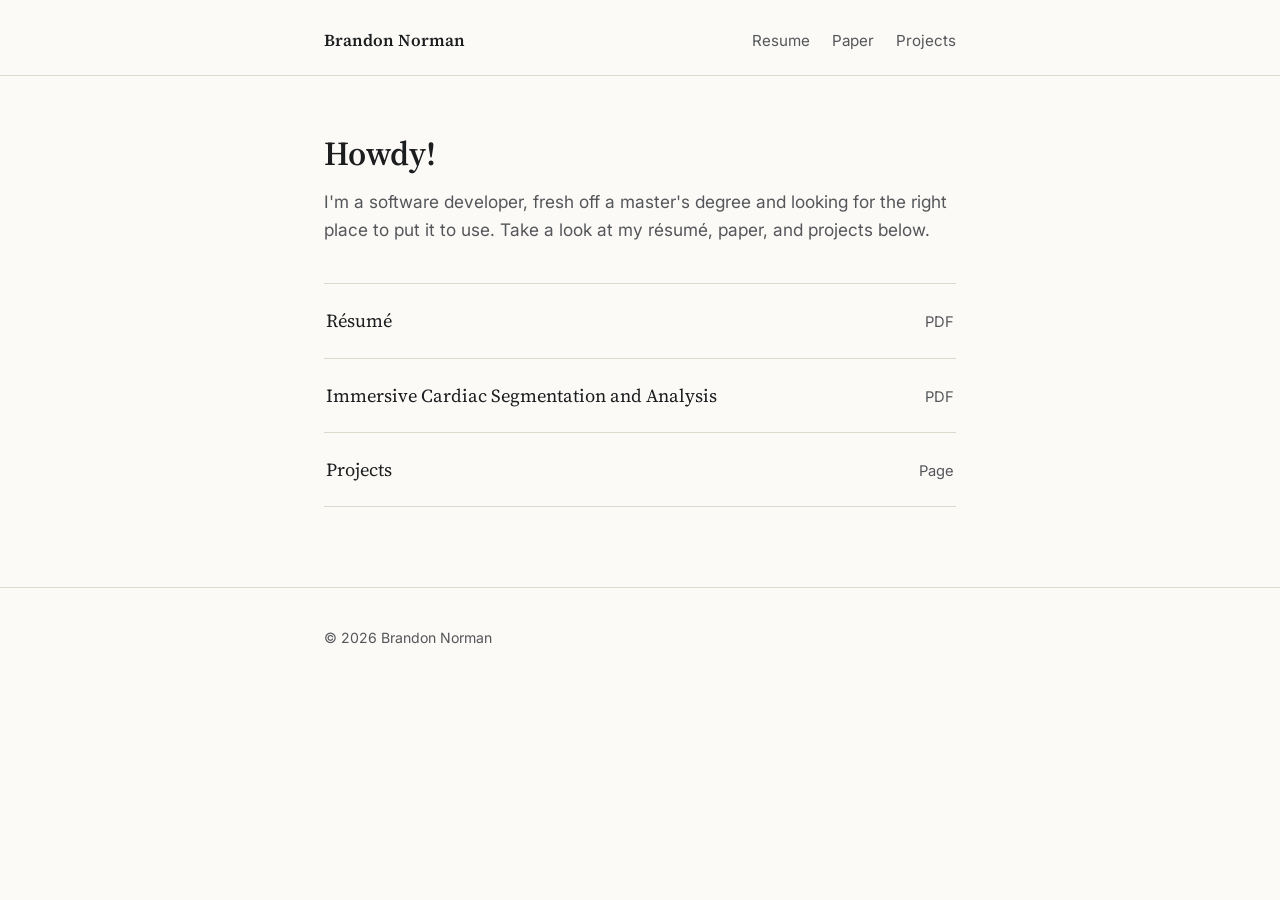
<file: index.html>
<!doctype html>
<html lang="en">
<head>
  <meta charset="UTF-8">
  <meta name="viewport" content="width=device-width, initial-scale=1">
  <title>Brandon Norman</title>
  <meta name="description" content="Resume and research paper.">
  <link rel="stylesheet" href="style.css">
</head>
<body>
  <nav class="site-nav">
    <div class="wrap">
      <a class="name" href="index.html">Brandon Norman</a>
      <ul>
        <li><a href="resume.html">Resume</a></li>
        <li><a href="paper.html">Paper</a></li>
        <li><a href="projects.html">Projects</a></li>
      </ul>
    </div>
  </nav>

  <main>
    <div class="wrap">
      <h1>Howdy!</h1>
      <p class="lede">
        I'm a software developer, fresh off a master's degree and looking for the right place to put it to use. Take a look at my résumé, paper, and projects below.
      </p>

      <ul class="doc-list">
        <li>
          <a href="resume.html">
            <span class="doc-title">Résumé</span>
            <span class="doc-meta">PDF</span>
          </a>
        </li>
        <li>
          <a href="paper.html">
            <span class="doc-title">Immersive Cardiac Segmentation and Analysis</span>
            <span class="doc-meta">PDF</span>
          </a>
        </li>
        <li>
          <a href="projects.html">
            <span class="doc-title">Projects</span>
            <span class="doc-meta">Page</span>
          </a>
        </li>
      </ul>
     <!--  <h4>By the way...</h4>
      <p>Keep eyes on this page over the next few weeks as I transition over to Astro for articles on things like:</p>
      <ul>
        <li></li>
        <li>My foray into music production</li>
        <li>and random media analysis</li>
      </ul> -->
    </div>
  </main>

  <footer class="site-footer">
    <div class="wrap">
      <p>&copy; 2026 Brandon Norman</p>
    </div>
  </footer>
</body>
</html>
</file>
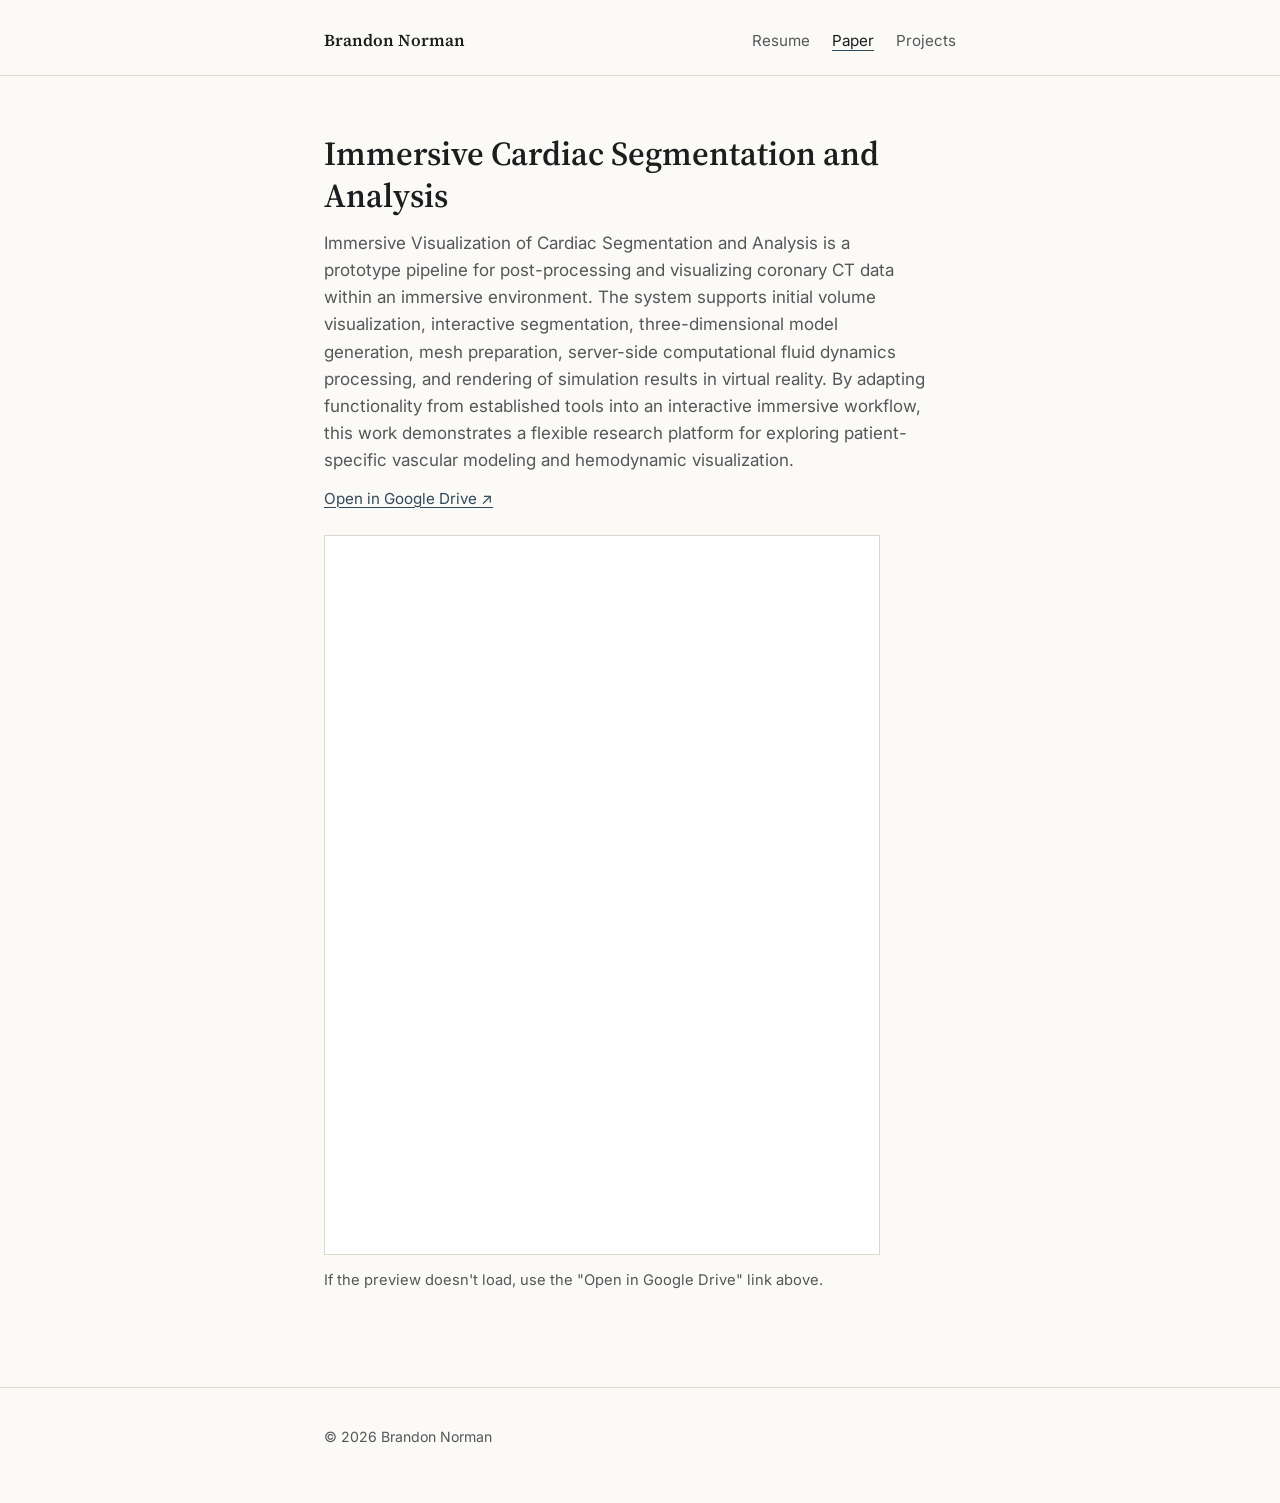
<file: paper.html>
<!doctype html>
<html lang="en">
<head>
  <meta charset="UTF-8">
  <meta name="viewport" content="width=device-width, initial-scale=1">
  <title>Norman - Immersive Cardiac Segmentation and Analysis</title>
  <meta name="description" content="Research paper by Brandon Norman.">
  <link rel="stylesheet" href="style.css">
</head>
<body>
  <nav class="site-nav">
    <div class="wrap">
      <a class="name" href="index.html">Brandon Norman</a>
      <ul>
        <li><a href="resume.html">Resume</a></li>
        <li><a href="paper.html" aria-current="page">Paper</a></li>
        <li><a href="projects.html">Projects</a></li>
      </ul>
    </div>
  </nav>

  <main>
    <div class="wrap">
      <div class="doc-header">
        <div>
          <h1>Immersive Cardiac Segmentation and Analysis</h1>
          <p> Immersive Visualization of Cardiac Segmentation and Analysis is a prototype pipeline for post-processing and visualizing coronary CT data within an immersive environment. The system supports initial volume visualization, interactive segmentation, three-dimensional model generation, mesh preparation, server-side computational fluid dynamics processing, and rendering of simulation results in virtual reality. By adapting functionality from established tools into an interactive immersive workflow, this work demonstrates a flexible research platform for exploring patient-specific vascular modeling and hemodynamic visualization.</p>
        </div>
        <a class="drive-link"
           href="https://drive.google.com/file/d/16MtVOQ2P-GP72SZmS-wl0aKA6R-WUn-3/view"
           target="_blank" rel="noopener">
          Open in Google Drive ↗
        </a>
      </div>

      <div class="pdf-frame-wrap">
        <iframe
          src="https://drive.google.com/file/d/16MtVOQ2P-GP72SZmS-wl0aKA6R-WUn-3/preview"
          title="Paper PDF"
          allow="autoplay"
          loading="lazy">
        </iframe>
      </div>
      <p class="fallback-note">
        If the preview doesn't load, use the "Open in Google Drive" link above. 
      </p>
    </div>
  </main>

  <footer class="site-footer">
    <div class="wrap">
      <p>&copy; 2026 Brandon Norman</p>
    </div>
  </footer>
</body>
</html>
</file>
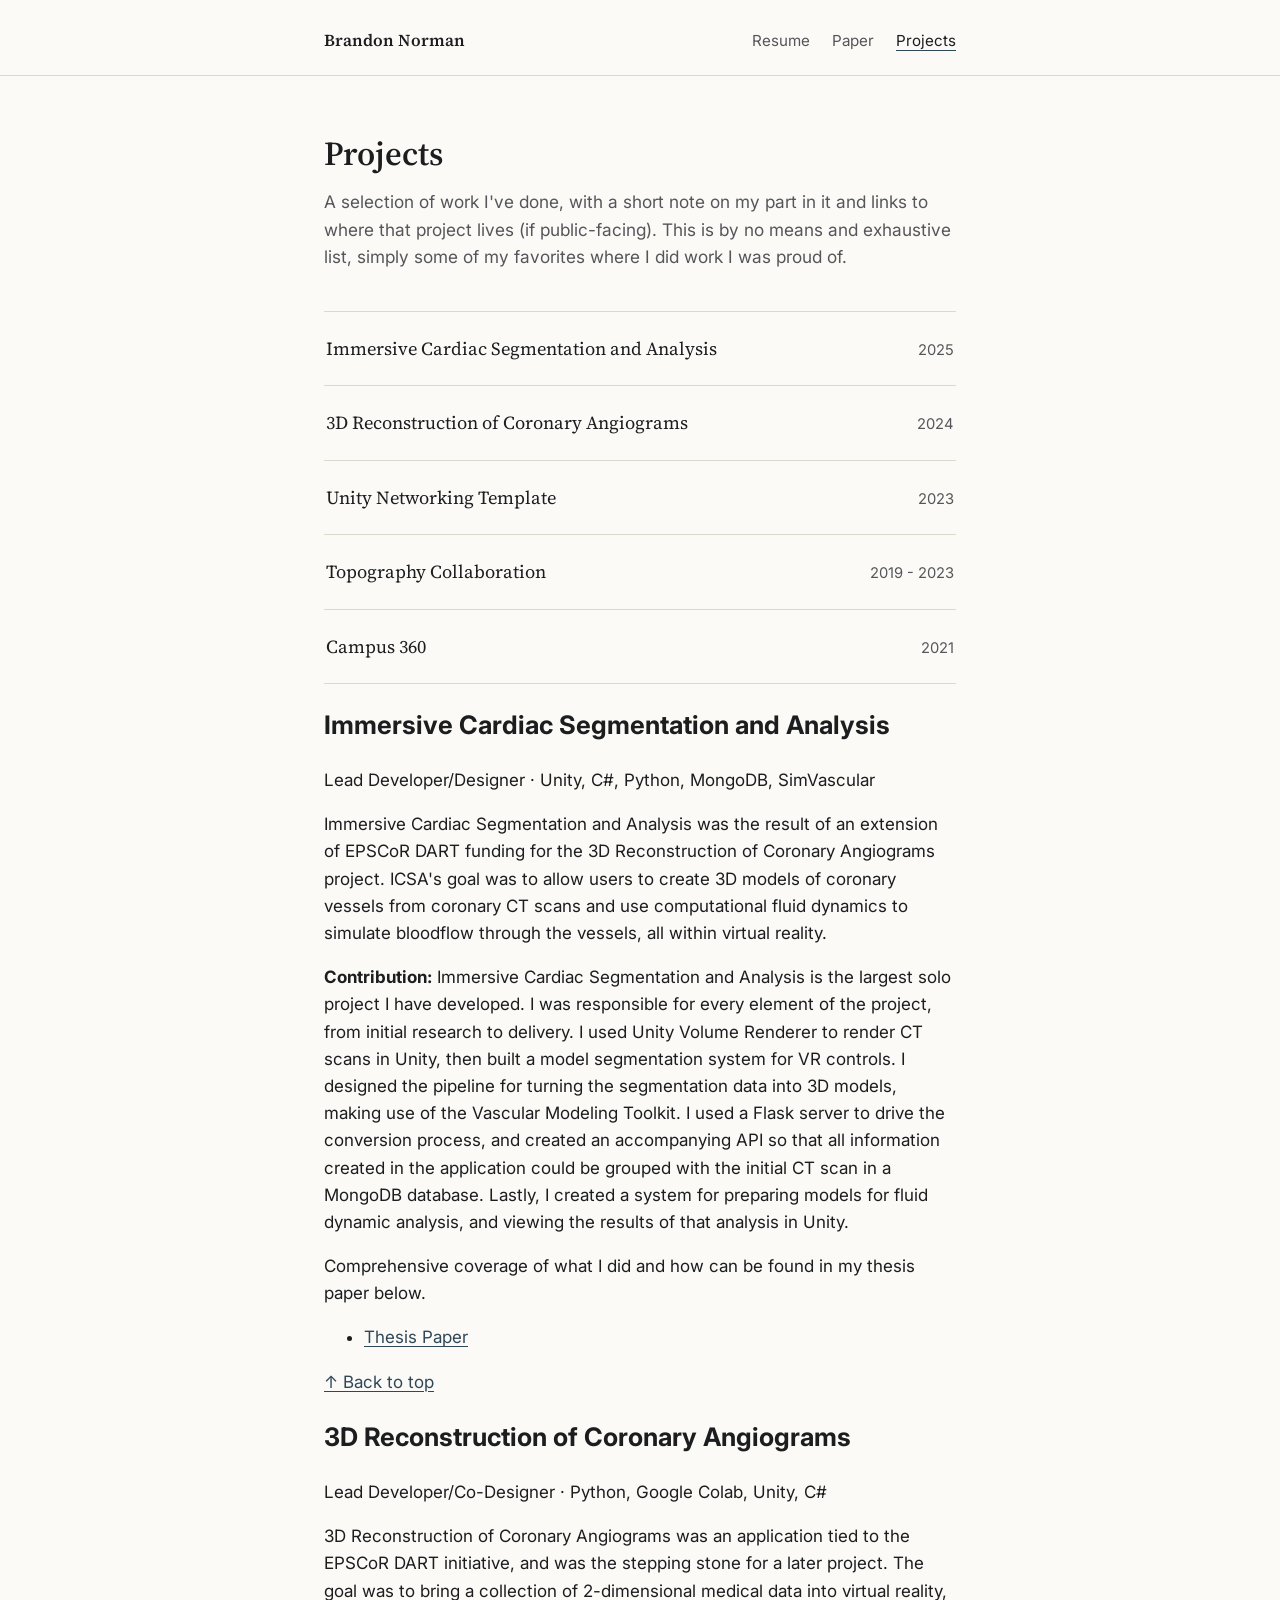
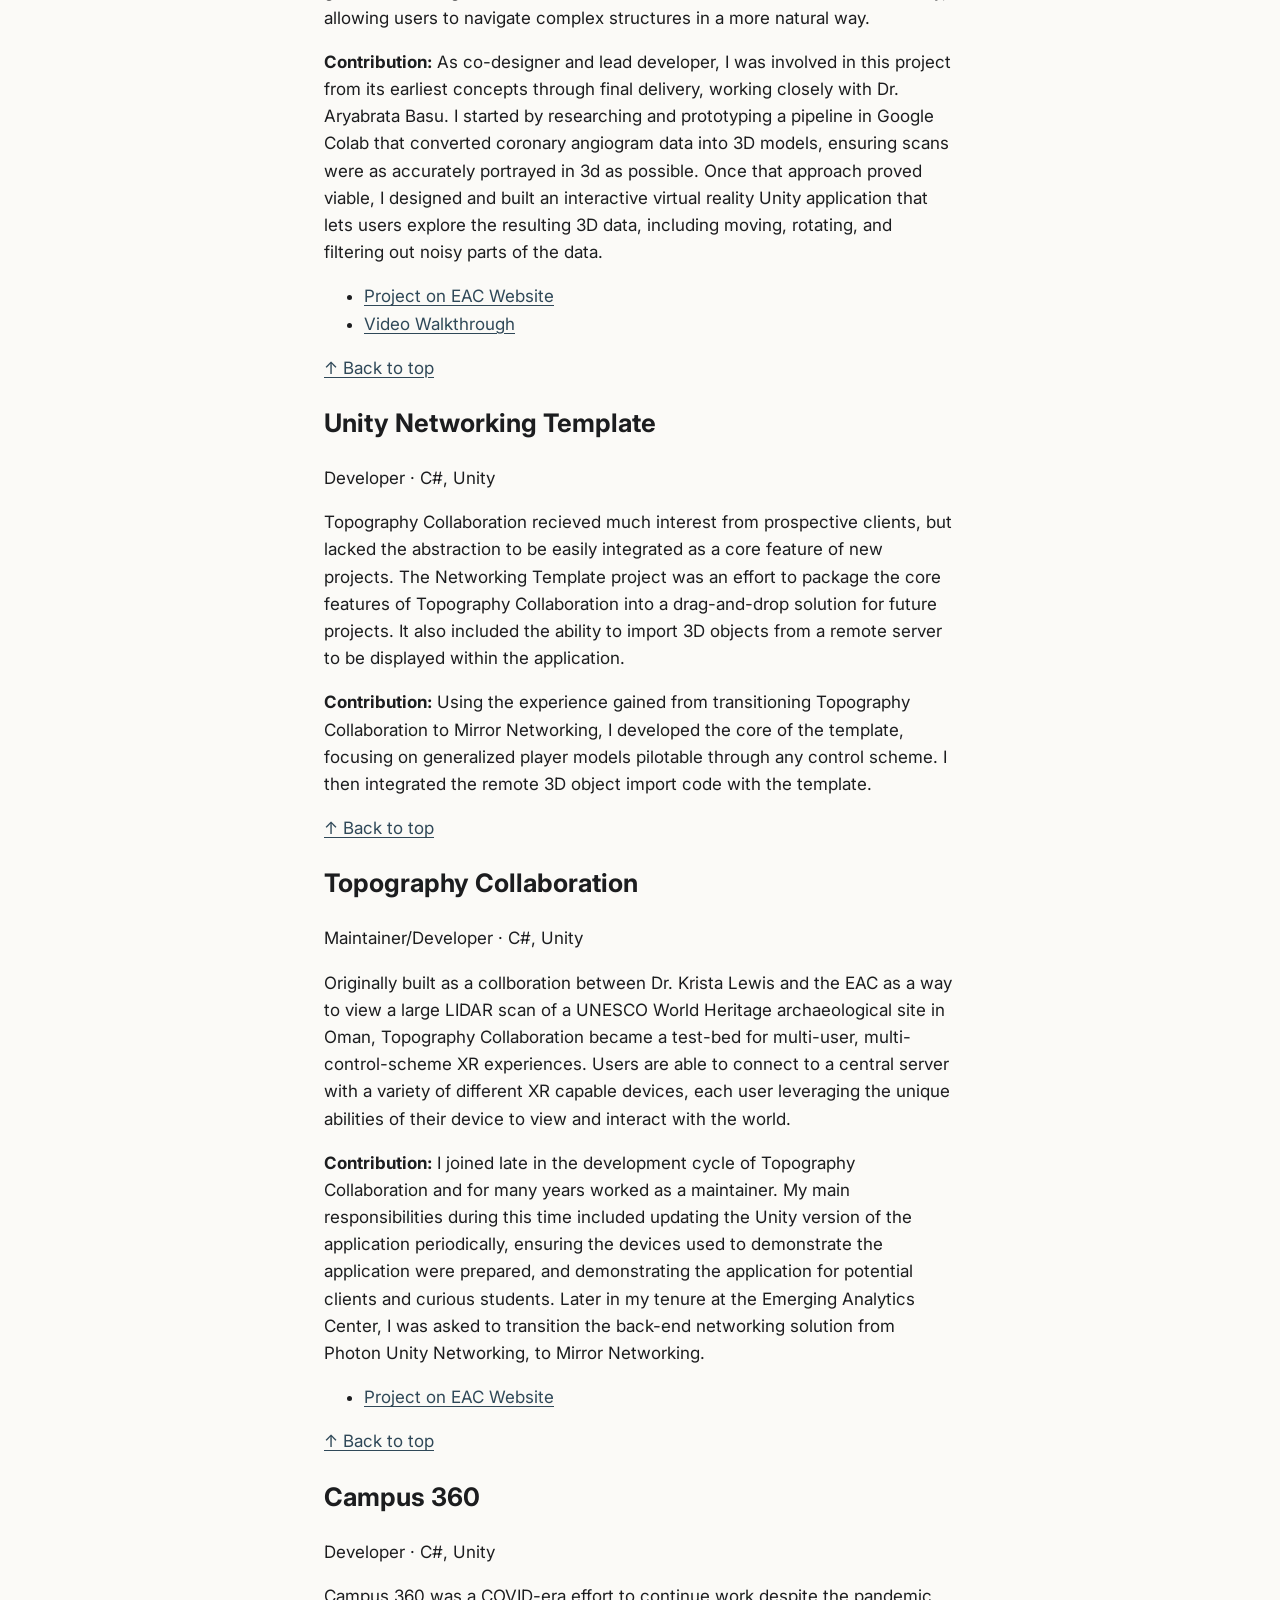
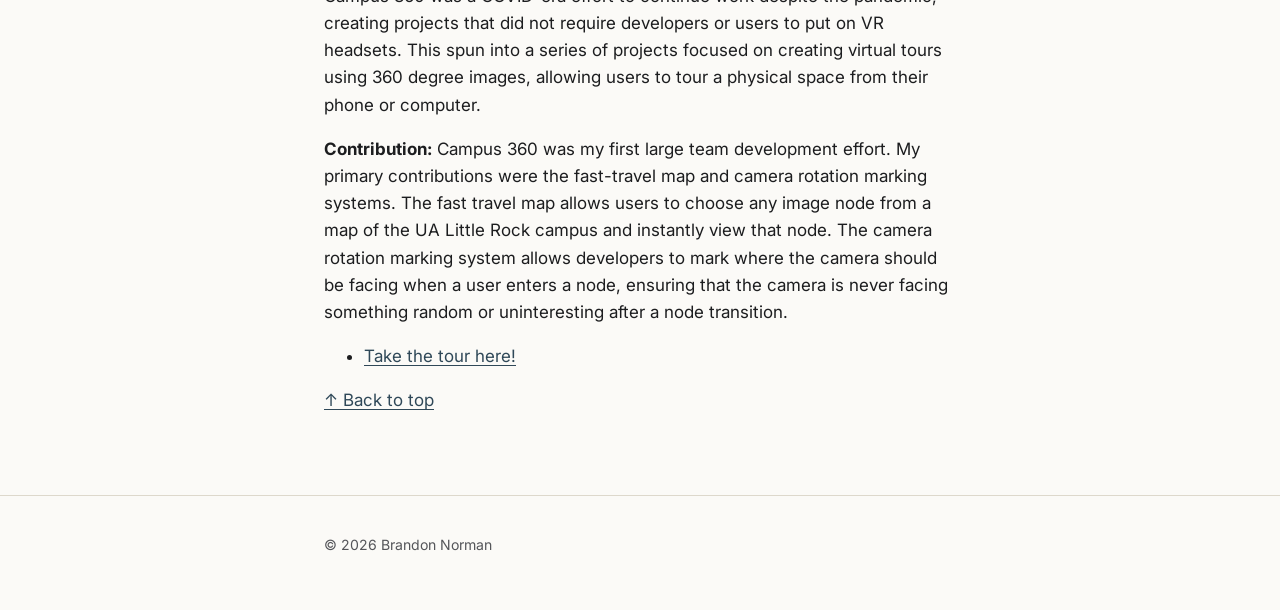
<file: projects.html>
<!doctype html>
<html lang="en">
<head>
  <meta charset="UTF-8">
  <meta name="viewport" content="width=device-width, initial-scale=1">
  <title>Projects | Brandon Norman</title>
  <meta name="description" content="Projects I have worked on.">
  <link rel="stylesheet" href="style.css">
</head>
<body id="top">
  <nav class="site-nav">
    <div class="wrap">
      <a class="name" href="index.html">Brandon Norman</a>
      <ul>
        <li><a href="resume.html">Resume</a></li>
        <li><a href="paper.html">Paper</a></li>
        <li><a href="projects.html" aria-current="page">Projects</a></li>
      </ul>
    </div>
  </nav>

  <main>
    <div class="wrap">
      <h1>Projects</h1>
      <p class="lede">
        A selection of work I've done, with a short note on my part in it and links to where that project lives (if public-facing). This is by no means and exhaustive list, simply some of my favorites where I did work I was proud of.
      </p>

      <!-- TABLE OF CONTENTS -->
      <nav class="toc" aria-label="Projects">
        <ul class="doc-list">
          <li>
            <a href="#project-one">
              <span class="doc-title">Immersive Cardiac Segmentation and Analysis</span>
              <span class="doc-meta">2025</span>
            </a>
          </li>
          <li>
            <a href="#project-two">
              <span class="doc-title">3D Reconstruction of Coronary Angiograms</span>
              <span class="doc-meta">2024</span>
            </a>
          </li>
          <li>
            <a href="#project-four">
              <span class="doc-title">Unity Networking Template</span>
              <span class="doc-meta">2023</span>
            </a>
          </li>
          <li>
            <a href="#project-three">
              <span class="doc-title">Topography Collaboration</span>
              <span class="doc-meta">2019 - 2023</span>
            </a>
          </li>
          <li>
            <a href="#project-five">
              <span class="doc-title">Campus 360</span>
              <span class="doc-meta">2021</span>
            </a>
          </li>
        </ul>
      </nav>




        <section class="project" id="project-one">
        <h2>Immersive Cardiac Segmentation and Analysis</h2>
        <p class="project-meta">Lead Developer/Designer &middot; Unity, C#, Python, MongoDB, SimVascular</p>
        <p>
          Immersive Cardiac Segmentation and Analysis was the result of an extension of EPSCoR DART funding for the 3D Reconstruction of Coronary Angiograms project. ICSA's goal was to allow users to create 3D models of coronary vessels from coronary CT scans and use computational fluid dynamics to simulate bloodflow through the vessels, all within virtual reality.
        </p>
        <p>
          <strong>Contribution:</strong> Immersive Cardiac Segmentation and Analysis is the largest solo project I have developed. I was responsible for every element of the project, from initial research to delivery. I used Unity Volume Renderer to render CT scans in Unity, then built a model segmentation system for VR controls. I designed the pipeline for turning the segmentation data into 3D models, making use of the Vascular Modeling Toolkit. I used a Flask server to drive the conversion process, and created an accompanying API so that all information created in the application could be grouped with the initial CT scan in a MongoDB database. Lastly, I created a system for preparing models for fluid dynamic analysis, and viewing the results of that analysis in Unity.
        </p>
        <p>
         Comprehensive coverage of what I did and how can be found in my thesis paper below.
        </p>
        <ul class="project-links">
          <li><a href = "https://drive.google.com/file/d/16MtVOQ2P-GP72SZmS-wl0aKA6R-WUn-3/view">Thesis Paper</a></li>
        </ul>
        <a class="back-top" href="#top">&uarr; Back to top</a>
      </section>

      <!-- ===== PROJECT TEMPLATE: One discrete project section ===== -->
      <section class="project" id="project-two">
        <h2>3D Reconstruction of Coronary Angiograms</h2>
        <p class="project-meta">Lead Developer/Co-Designer &middot; Python, Google Colab, Unity, C#</p>
        <p>
          3D Reconstruction of Coronary Angiograms was an application tied to the EPSCoR DART initiative, and was the stepping stone for a later project. The goal was to bring a collection of 2-dimensional medical data into virtual reality, allowing users to navigate complex structures in a more natural way.
        </p>
        <p>
          <strong>Contribution:</strong> As co-designer and lead developer, I was involved in this project from its earliest concepts through final delivery, working closely with Dr. Aryabrata Basu. I started by researching and prototyping a pipeline in Google Colab that converted coronary angiogram data into 3D models, ensuring scans were as accurately portrayed in 3d as possible. Once that approach proved viable, I designed and built an interactive virtual reality Unity application that lets users explore the resulting 3D data, including moving, rotating, and filtering out noisy parts of the data.
        </p>
        <ul class="project-links">
          <li><a href="https://eac-services.host.ualr.edu/projects/epscor-dart-wp/epscor-dart-angiography/">Project on EAC Website</a></li>
          <li><a href = "https://drive.google.com/file/d/1656_83fGymsYT3dWpGG-8uRVwpd084E6/view?usp=sharing">Video Walkthrough</a></li>
        </ul>
        <a class="back-top" href="#top">&uarr; Back to top</a>
      </section>
      <!-- ===== END TEMPLATE ===== -->

            <section class="project" id="project-four">
        <h2>Unity Networking Template</h2>
        <p class="project-meta"> Developer &middot; C#, Unity</p>
        <p>Topography Collaboration recieved much interest from prospective clients, but lacked the abstraction to be easily integrated as a core feature of new projects. The Networking Template project was an effort to package the core features of Topography Collaboration into a drag-and-drop solution for future projects. It also included the ability to import 3D objects from a remote server to be displayed within the application.</p>
        <p><strong>Contribution:</strong> Using the experience gained from transitioning Topography Collaboration to Mirror Networking, I developed the core of the template, focusing on generalized player models pilotable through any control scheme. I then integrated the remote 3D object import code with the template.</p>
        <a class="back-top" href="#top">&uarr; Back to top</a>
      </section>

      <section class="project" id="project-three">
        <h2>Topography Collaboration</h2>
        <p class="project-meta">Maintainer/Developer &middot; C#, Unity</p>
        <p>Originally built as a collboration between Dr. Krista Lewis and the EAC as a way to view a large LIDAR scan of a UNESCO World Heritage archaeological site in Oman, Topography Collaboration became a test-bed for multi-user, multi-control-scheme XR experiences. Users are able to connect to a central server with a variety of different XR capable devices, each user leveraging the unique abilities of their device to view and interact with the world. </p>
        <p><strong>Contribution:</strong> I joined late in the development cycle of Topography Collaboration and for many years worked as a maintainer. My main responsibilities during this time included updating the Unity version of the application periodically, ensuring the devices used to demonstrate the application were prepared, and demonstrating the application for potential clients and curious students. Later in my tenure at the Emerging Analytics Center, I was asked to transition the back-end networking solution from Photon Unity Networking, to Mirror Networking.</p>
        <ul class="project-links">
          <li><a href="https://eac-services.host.ualr.edu/topography-collaboration-topocollo/">Project on EAC Website</a></li>
        </ul>
        <a class="back-top" href="#top">&uarr; Back to top</a>
      </section>



        <section class="project" id="project-five">
        <h2>Campus 360</h2>
        <p class="project-meta"> Developer &middot; C#, Unity</p>
        <p>Campus 360 was a COVID-era effort to continue work despite the pandemic, creating projects that did not require developers or users to put on VR headsets. This spun into a series of projects focused on creating virtual tours using 360 degree images, allowing users to tour a physical space from their phone or computer.</p>
        <p><strong>Contribution:</strong> Campus 360 was my first large team development effort. My primary contributions were the fast-travel map and camera rotation marking systems. The fast travel map allows users to choose any image node from a map of the UA Little Rock campus and instantly view that node. The camera rotation marking system allows developers to mark where the camera should be facing when a user enters a node, ensuring that the camera is never facing something random or uninteresting after a node transition.</p>
        <ul class="project-links">
          <li><a href="https://eac-services.host.ualr.edu/projects/project-360/campus-360/">Take the tour here!</a></li>
        </ul>
        <a class="back-top" href="#top">&uarr; Back to top</a>
      </section>
    </div>
  </main>

  <footer class="site-footer">
    <div class="wrap">
      <p>&copy; 2026 Brandon Norman</p>
    </div>
  </footer>
</body>
</html>
</file>
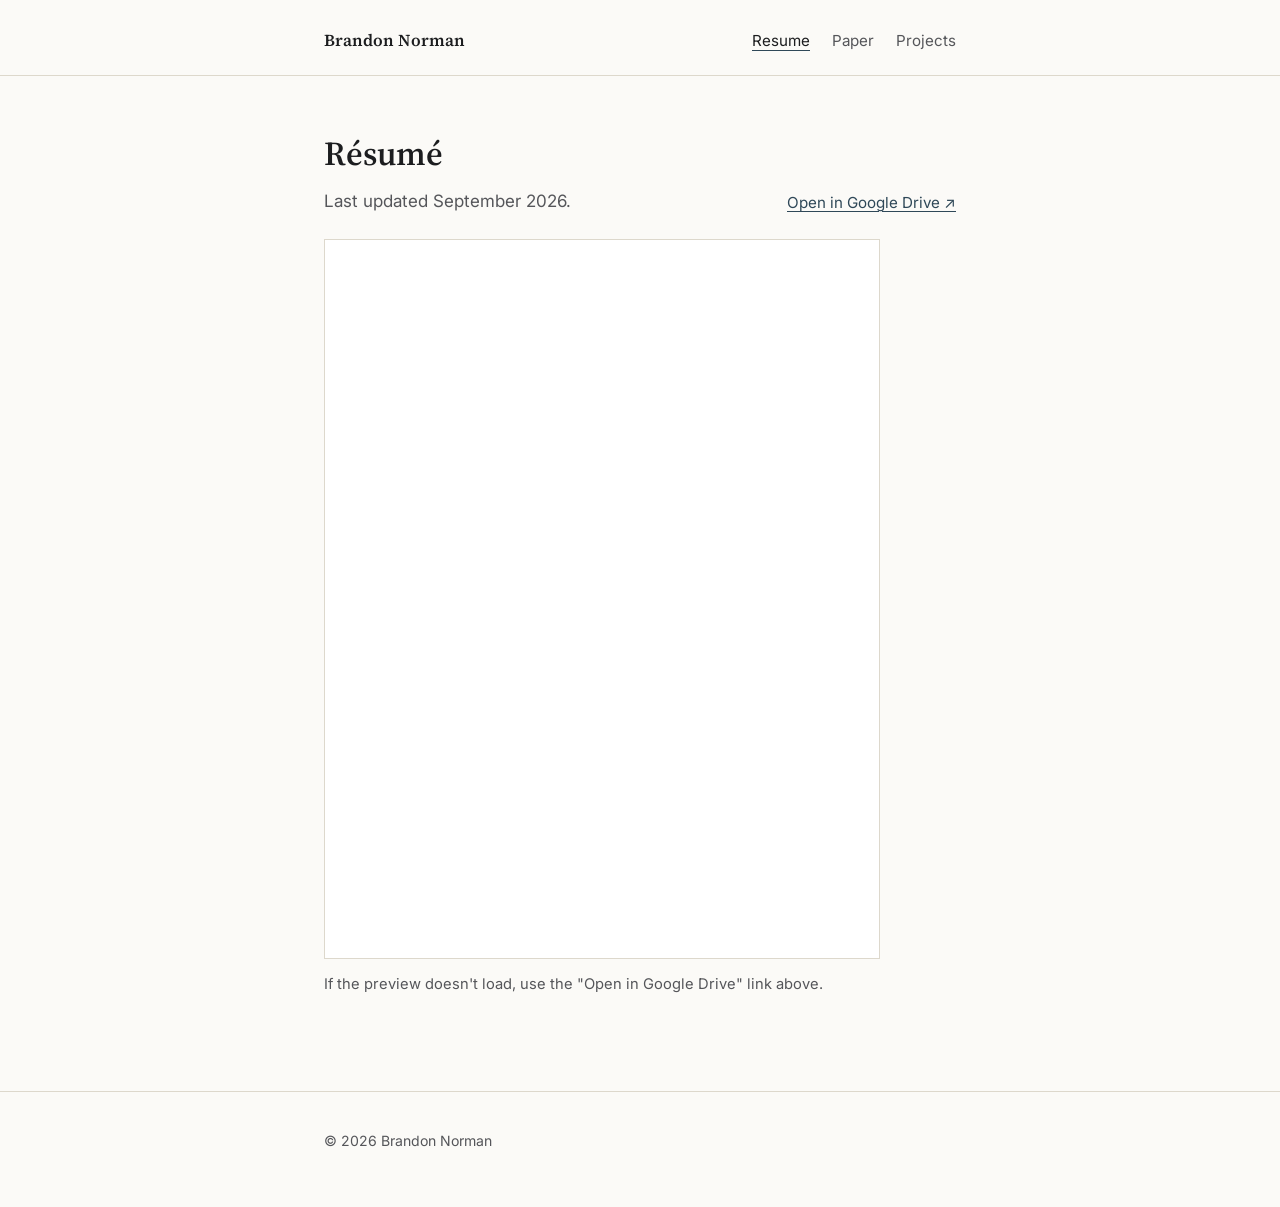
<file: resume.html>
<!doctype html>
<html lang="en">
<head>
  <meta charset="UTF-8">
  <meta name="viewport" content="width=device-width, initial-scale=1">
  <title>Norman - Resume </title>
  <meta name="description" content="Résumé of Brandon Norman.">
  <link rel="stylesheet" href="style.css">
</head>
<body>
  <nav class="site-nav">
    <div class="wrap">
      <a class="name" href="index.html">Brandon Norman</a>
      <ul>
        <li><a href="resume.html" aria-current="page">Resume</a></li>
        <li><a href="paper.html">Paper</a></li>
        <li><a href="projects.html">Projects</a></li>
      </ul>
    </div>
  </nav>

  <main>
    <div class="wrap">
      <div class="doc-header">
        <div>
          <h1>Résumé</h1>
          <p>Last updated September 2026.</p>
        </div>
        <a class="drive-link"
           href="https://drive.google.com/file/d/1Gdy0le0sNtJIx-D2bC0TcPJqC7wMShke/view"
           target="_blank" rel="noopener">
          Open in Google Drive ↗
        </a>
      </div>

      <div class="pdf-frame-wrap">
        <iframe
          src="https://drive.google.com/file/d/1Gdy0le0sNtJIx-D2bC0TcPJqC7wMShke/preview"
          title="Résumé PDF"
          allow="autoplay"
          loading="lazy">
        </iframe>
      </div>
      <p class="fallback-note">
        If the preview doesn't load, use the "Open in Google Drive" link above.
      </p>
    </div>
  </main>

  <footer class="site-footer">
    <div class="wrap">
      <p>&copy; 2026 Brandon Norman</p>
    </div>
  </footer>
</body>
</html>
</file>
<file: style.css>
@import url('https://fonts.googleapis.com/css2?family=Source+Serif+4:opsz,wght@8..60,400;8..60,600&family=Inter:wght@400;500;600&display=swap');

:root {
  --paper: #fbfaf7;
  --ink: #1c1d1f;
  --ink-soft: #55565a;
  --accent: #2f4858;
  --line: #ddd8cc;
}

* { box-sizing: border-box; }

html { scroll-behavior: smooth; }

body {
  margin: 0;
  background: var(--paper);
  color: var(--ink);
  font-family: 'Inter', -apple-system, BlinkMacSystemFont, 'Segoe UI', sans-serif;
  font-size: 17px;
  line-height: 1.6;
  -webkit-font-smoothing: antialiased;
}

a {
  color: var(--accent);
  text-decoration-thickness: 1px;
  text-underline-offset: 3px;
}

a:hover { color: var(--ink); }

a:focus-visible,
button:focus-visible {
  outline: 2px solid var(--accent);
  outline-offset: 3px;
}

.wrap {
  max-width: 680px;
  margin: 0 auto;
  padding: 0 24px;
}

/* Nav */

.site-nav {
  border-bottom: 1px solid var(--line);
}

.site-nav .wrap {
  display: flex;
  align-items: baseline;
  justify-content: space-between;
  padding-top: 28px;
  padding-bottom: 20px;
  gap: 16px;
  flex-wrap: wrap;
}

.site-nav .name {
  font-family: 'Source Serif 4', Georgia, serif;
  font-size: 1.05rem;
  font-weight: 600;
  color: var(--ink);
  text-decoration: none;
}

.site-nav ul {
  list-style: none;
  display: flex;
  gap: 22px;
  margin: 0;
  padding: 0;
  font-size: 0.95rem;
}

.site-nav a {
  color: var(--ink-soft);
  text-decoration: none;
}

.site-nav a:hover,
.site-nav a[aria-current="page"] {
  color: var(--ink);
  border-bottom: 1px solid var(--accent);
}

/* Main content */

main { padding: 56px 0 80px; }

h1 {
  font-family: 'Source Serif 4', Georgia, serif;
  font-weight: 600;
  font-size: 2.1rem;
  line-height: 1.25;
  margin: 0 0 14px;
}

.lede {
  color: var(--ink-soft);
  font-size: 1.08rem;
  max-width: 60ch;
  margin: 0 0 40px;
}

/* Home page document list */

.doc-list {
  list-style: none;
  margin: 0;
  padding: 0;
  border-top: 1px solid var(--line);
}

.doc-list li {
  border-bottom: 1px solid var(--line);
}

.doc-list a {
  display: flex;
  align-items: baseline;
  justify-content: space-between;
  gap: 16px;
  padding: 22px 2px;
  text-decoration: none;
  color: var(--ink);
}

.doc-list .doc-title {
  font-family: 'Source Serif 4', Georgia, serif;
  font-size: 1.15rem;
}

.doc-list .doc-meta {
  color: var(--ink-soft);
  font-size: 0.92rem;
  white-space: nowrap;
}

.doc-list a:hover .doc-title {
  color: var(--accent);
}

/* Document page */

.doc-header {
  display: flex;
  align-items: flex-end;
  justify-content: space-between;
  flex-wrap: wrap;
  gap: 12px 24px;
  margin-bottom: 24px;
}

.doc-header p {
  margin: 8px 0 0;
  color: var(--ink-soft);
  max-width: 55ch;
}

.drive-link {
  font-size: 0.95rem;
  white-space: nowrap;
}

.pdf-frame-wrap {
  border: 1px solid var(--line);
  background: #fff;
  aspect-ratio: 8.5 / 11;
  max-height: 80vh;
}

.pdf-frame-wrap iframe {
  width: 100%;
  height: 100%;
  border: 0;
  display: block;
}

.fallback-note {
  margin-top: 14px;
  font-size: 0.92rem;
  color: var(--ink-soft);
}

/* Footer */

.site-footer {
  border-top: 1px solid var(--line);
  padding: 24px 0 40px;
  color: var(--ink-soft);
  font-size: 0.88rem;
}

@media (max-width: 480px) {
  h1 { font-size: 1.7rem; }
  .doc-list a { flex-direction: column; gap: 4px; }
}
</file>
